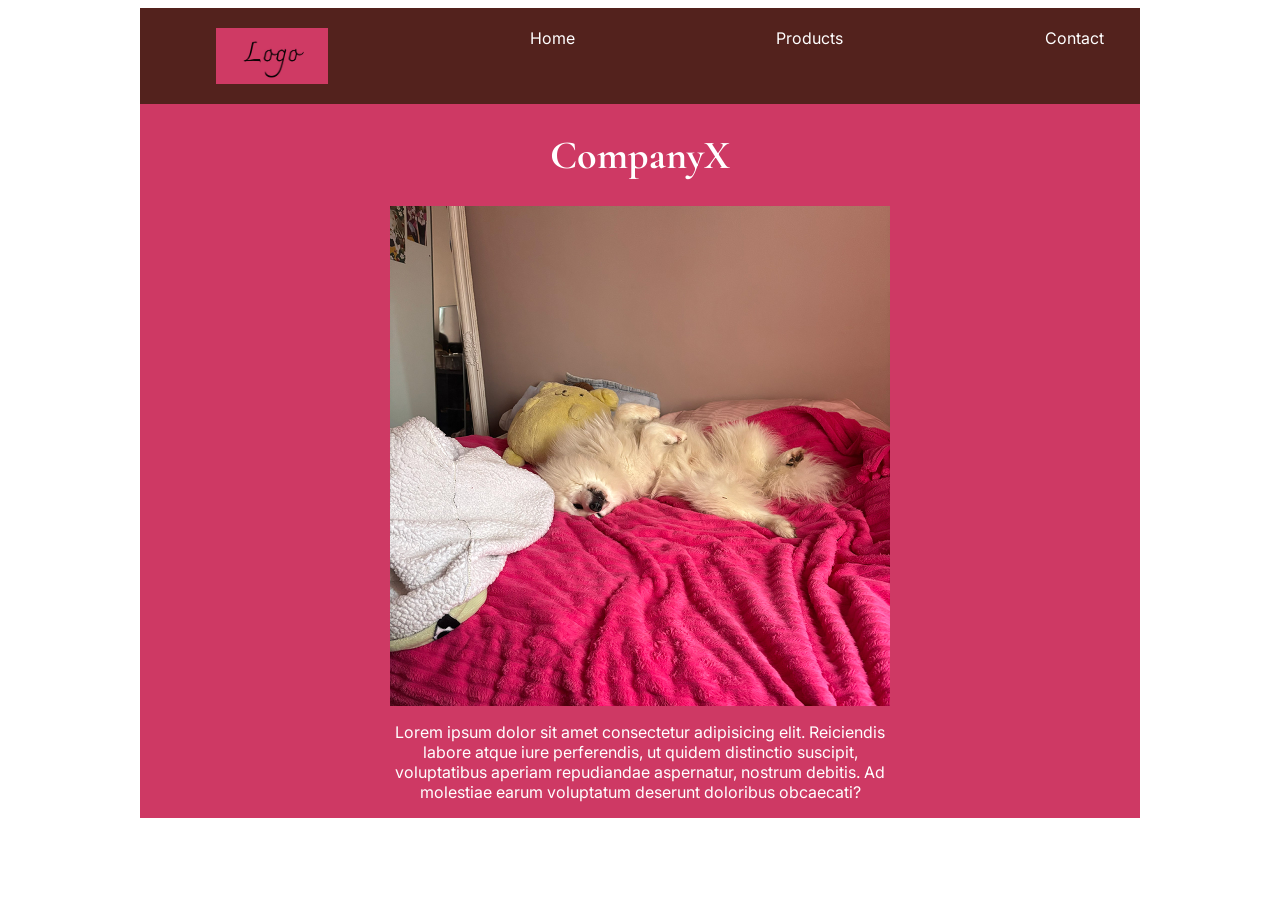
<file: website/index.html>
<!DOCTYPE html>
<html lang="en">
<head>
    <meta charset="UTF-8">
    <meta name="viewport" content="width=device-width, initial-scale=1.0">
    <title>CompanyX</title>
    <link rel="stylesheet" href="style.css">
    <link rel="stylesheet" href="https://fonts.googleapis.com/css2?family=Cormorant+Garamond">
    <link rel="stylesheet" href="https://fonts.googleapis.com/css2?family=Inter">
</head>
<body>
    <div class="page-wrapper">
        <header>
            <nav>
                <ul>
                    <li><a href="index.html">
                        <img src="images/logo.jpg" alt="Mun logo">
                        </a>
                    </li>
                    <li><a href="index.html">Home</a></li>
                    <li><a href="products.html">Products</a></li>
                    <li><a href="contact.html">Contact</a></li>
                </ul>
            </nav>
        </header>
                <main>      
                    <h1>CompanyX</h1>
                    <div class="home-img">
                        <img src="images/nemo_01.jpg" alt="Nemo"/>
                    </div>
                    <div class="home-content"> 
                        <p>Lorem ipsum dolor sit amet consectetur adipisicing elit. Reiciendis labore atque iure perferendis, ut quidem distinctio suscipit, voluptatibus aperiam repudiandae aspernatur, nostrum debitis. Ad molestiae earum voluptatum deserunt doloribus obcaecati?</p>
                    </div>  
                </main>
    </div>
</body>
</html>
</file>
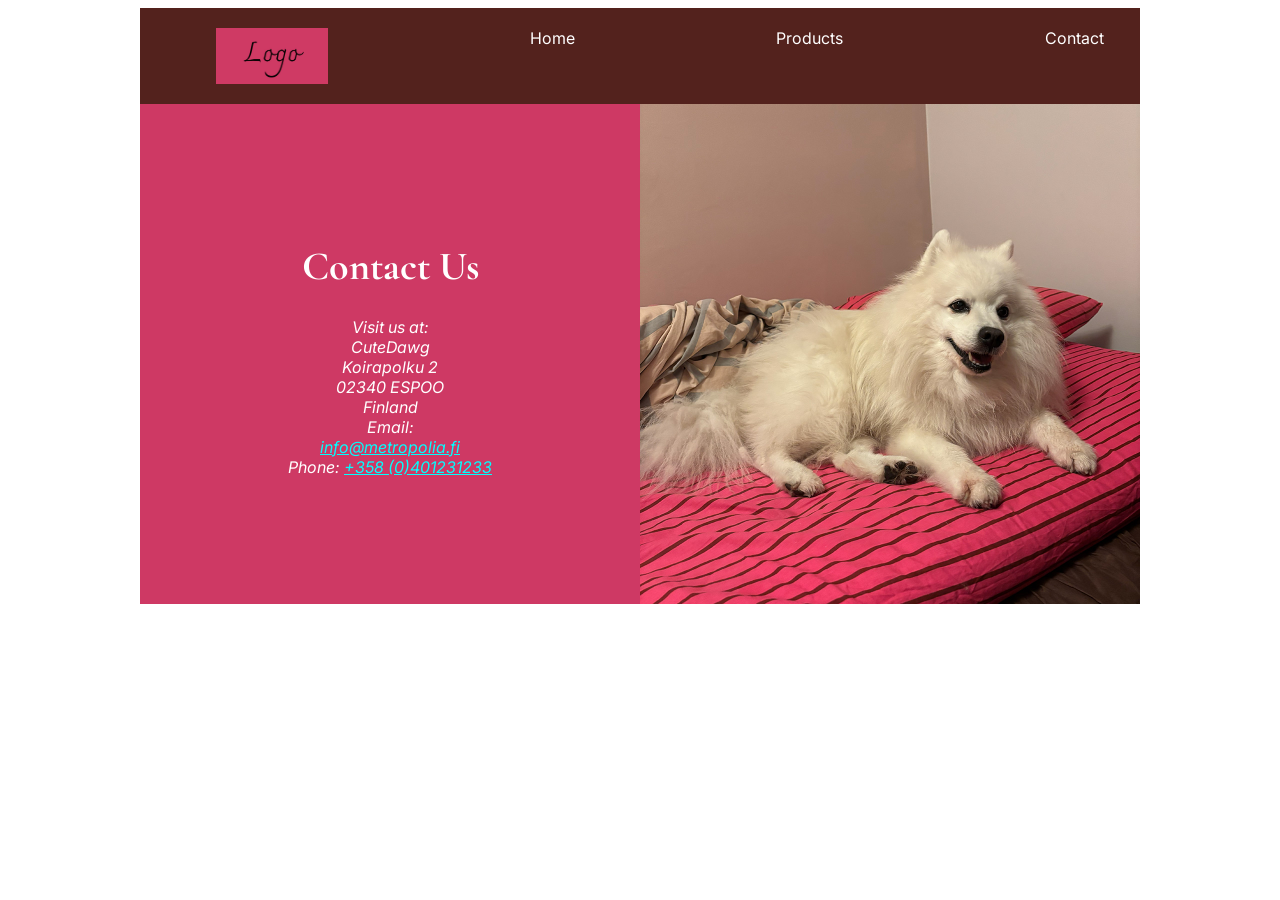
<file: website/contact.html>
<!DOCTYPE html>
<html lang="en">
<head>
    <meta charset="UTF-8">
    <meta name="viewport" content="width=device-width, initial-scale=1.0">
    <title>CompanyX</title>
    <link rel="stylesheet" href="style.css">
    <link rel="stylesheet" href="https://fonts.googleapis.com/css2?family=Cormorant+Garamond">
    <link rel="stylesheet" href="https://fonts.googleapis.com/css2?family=Inter">
</head>
<body>
    <div class="page-wrapper">
        <header>
            <nav>
                <ul>
                    <li><a href="index.html">
                        <img src="images/logo.jpg" alt="Mun logo">
                        </a>
                    </li>
                    <li><a href="index.html">Home</a></li>
                    <li><a href="products.html">Products</a></li>
                    <li><a href="contact.html">Contact</a></li>
                </ul>
            </nav>
        </header>
        <main class="contact">
            <div class="contact-text">
                <h1>Contact Us</h1>
                <p>
                <i>Visit us at:<br/>
                CuteDawg<br/>
                Koirapolku 2<br/>
                02340 ESPOO<br/>
                Finland<br/>
                Email:<br/>
                <a href="mailto:info@metropolia.fi">info@metropolia.fi</a><br/>
                Phone: <a href="tel:0401231233">+358 (0)401231233</a><br/></i>
                </p>
            </div>      
            <div class="contact-img">
                <img src="images/nemo_03.jpg" alt="Nemo"/>
            </div>
        </main>
    </div>
</body>
</file>
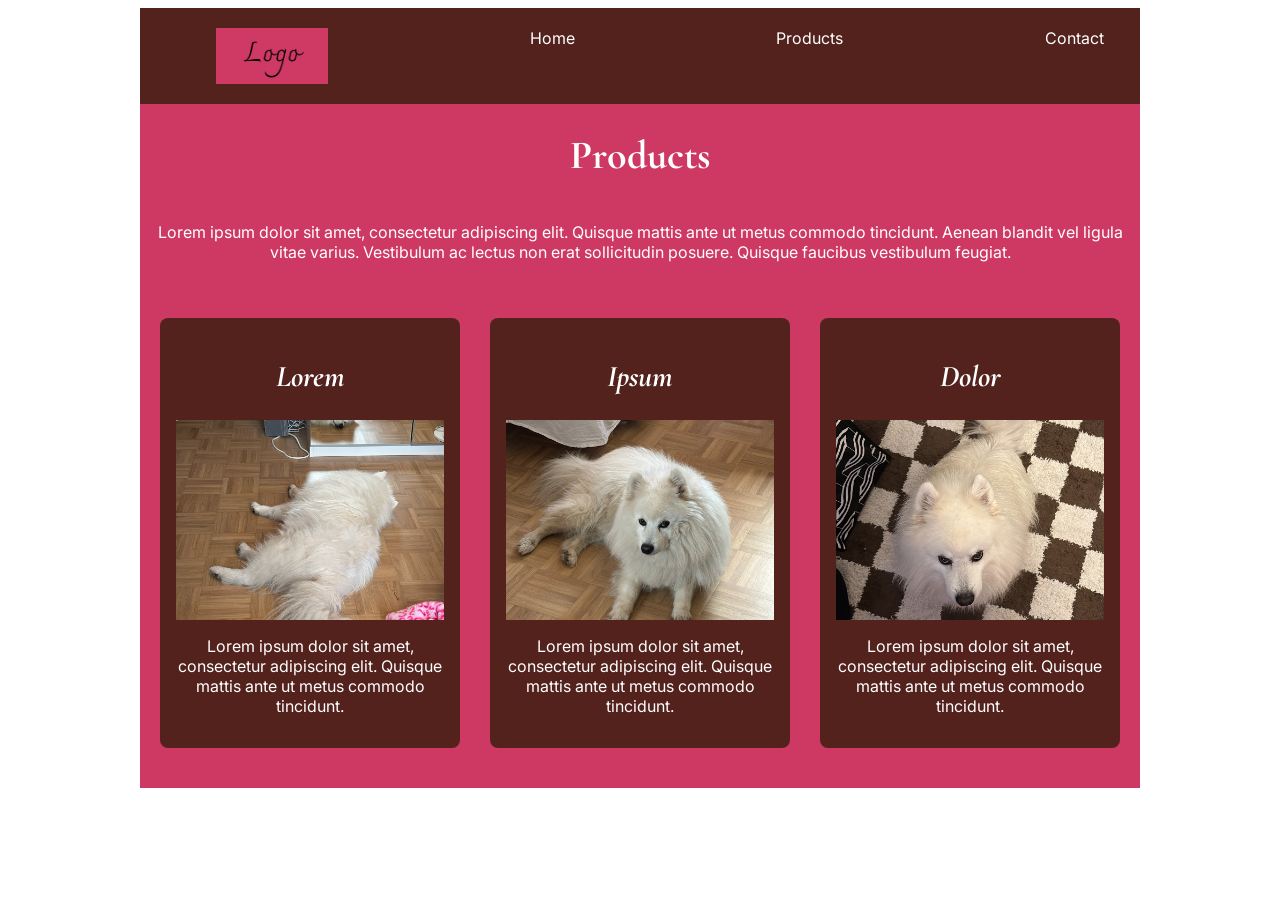
<file: website/products.html>
<!DOCTYPE html>
<html lang="en">
<head>
    <meta charset="UTF-8">
    <meta name="viewport" content="width=device-width, initial-scale=1.0">
    <title>CompanyX</title>
    <link rel="stylesheet" href="style.css">
    <link rel="stylesheet" href="https://fonts.googleapis.com/css2?family=Cormorant+Garamond">
    <link rel="stylesheet" href="https://fonts.googleapis.com/css2?family=Inter">
</head>
<body>
    <div class="page-wrapper">
        <header>
            <nav>
                <ul>
                    <li><a href="index.html">
                        <img src="images/logo.jpg" alt="Mun logo">
                        </a>
                    </li>
                    <li><a href="index.html">Home</a></li>
                    <li><a href="products.html">Products</a></li>
                    <li><a href="contact.html">Contact</a></li>
                </ul>
            </nav>
        </header>
        <main>
            <h1>Products</h1>
            <p>Lorem ipsum dolor sit amet, consectetur adipiscing elit. Quisque mattis ante ut metus commodo tincidunt. Aenean blandit vel ligula vitae varius. Vestibulum ac lectus non erat sollicitudin posuere. Quisque faucibus vestibulum feugiat.</p>

        <section class="product-grid">
            <article class="product">
                <h2>Lorem</h2>
                <img src="images/nemo_04.jpg" alt="Koira">
                <p>Lorem ipsum dolor sit amet, consectetur adipiscing elit. Quisque mattis ante ut metus commodo tincidunt.</p>
            </article>

            <article class="product">
                <h2>Ipsum</h2>
                <img src="images/nemo_05.jpg" alt="Koira">
                <p>Lorem ipsum dolor sit amet, consectetur adipiscing elit. Quisque mattis ante ut metus commodo tincidunt.</p>
            </article>

            <article class="product">
                <h2>Dolor</h2>
                <img src="images/nemo_06.jpg" alt="Koira">
                <p>Lorem ipsum dolor sit amet, consectetur adipiscing elit. Quisque mattis ante ut metus commodo tincidunt.</p>
            </article>
        </section>
        </main>
    </div>
</body>
</file>
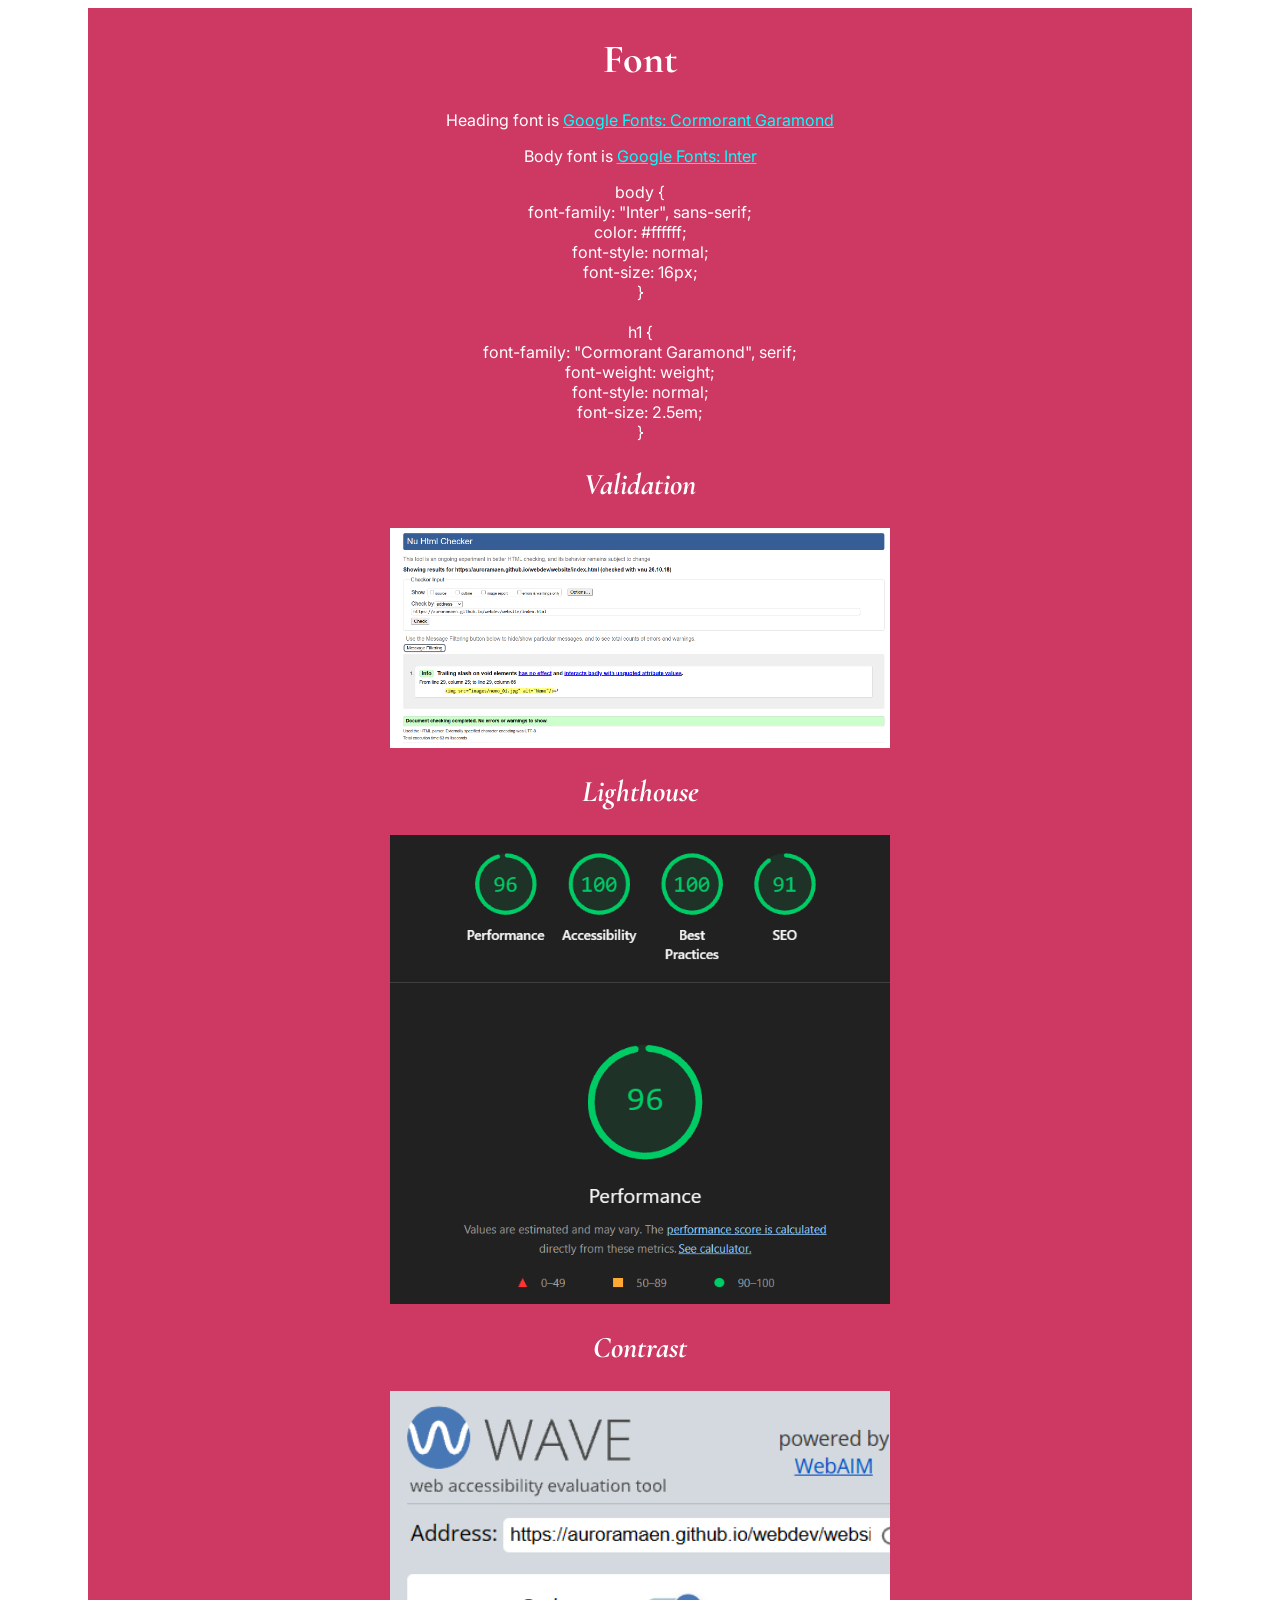
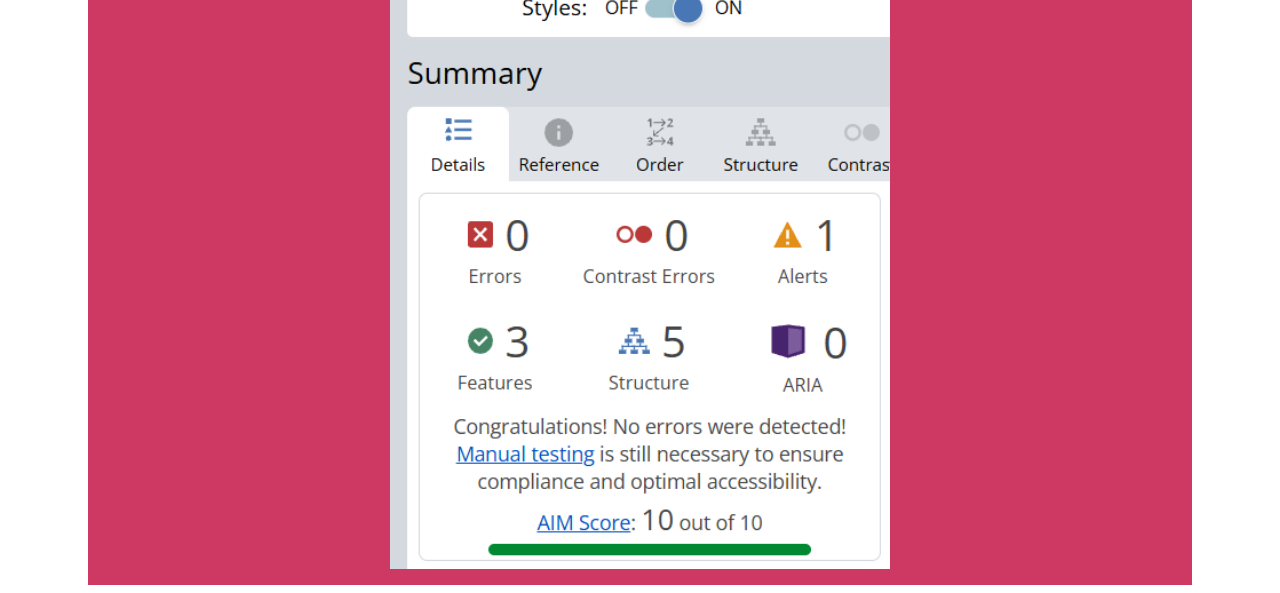
<file: website/screenshots.html>
<!DOCTYPE html>
    <html lang="en">
        <head>
            <meta charset="UTF-8">
            <title>Screenshots</title>
            <link rel="stylesheet" href="style.css">
            <link rel="stylesheet" href="https://fonts.googleapis.com/css2?family=Cormorant+Garamond">
            <link rel="stylesheet" href="https://fonts.googleapis.com/css2?family=Inter">
        </head>
        <body>
            <main>
                <div class="screenshots">
            <h1>Font</h1>
            <p>Heading font is <a href="https://fonts.google.com/specimen/Cormorant+Garamond">Google Fonts: Cormorant Garamond</a></p>
            <p>Body font is <a href="https://fonts.google.com/specimen/Inter">Google Fonts: Inter</a></p>
                body {<br/>
                    font-family: "Inter", sans-serif;<br/>
                    color: #ffffff;<br/>
                    font-style: normal;<br/>
                    font-size: 16px;<br/>
                    }<br/>
                    <br/>
                    h1 {<br/>
                    font-family: "Cormorant Garamond", serif;<br/>
                    font-weight: weight;<br/>
                    font-style: normal;<br/>
                    font-size: 2.5em;<br/>
                        }<br/>

            <h2>Validation</h2>
            <p>
                <img src="images/index_htmlchecker.png" alt="html checker">
            </p>

            <h2>Lighthouse</h2>
            <p>
                <img src="images/lighthouse_report.png" alt="lighthouse report">
            </p>

            <h2>Contrast</h2>
            <p>
            <img src="images/contrast_report.png" alt="contrast report">
            </p>
                </div>
            </main>
        </body>
    </html>
</file>
<file: website/style.css>
.page-wrapper {
    max-width: 1000px;
    width: 100%;
    margin: 0 auto;
}

body {
    font-family: "Inter", sans-serif;
    color: #ffffff;
    font-style: normal;
    font-size: 16px;
    padding: 0 5rem;
    justify-content: center;
    text-align: center;
}

a {
    color:aqua;
}

h1 {
    font-family: "Cormorant Garamond", serif;
    font-weight: weight;
    font-style: normal;
    font-size: 2.5em;
}

h2 {
    font-family: "Cormorant Garamond", serif;
    font-size: 1.875em;
    font-style: italic;
}

/*header juttuja*/
header {
    background-color: #53221D;
    width: 100%;
}

header img {
    max-width: 7rem;
    height: auto;
}

header ul {
    display: flex;
    justify-content: space-between;
    list-style: none;
    margin: 0 1rem;
    font-size: 16px;
}

header li a {
    margin: 0;
    display: flex;
    color: white;
    text-decoration: none;
    padding: 20px;
    transition: background-color 0.3s;
}

/*main box juttuja*/
main {
    width: 100%;
    display: flex;
    align-items: center;
    flex-direction: column;
    background-color: #ce3964;
    box-sizing: border-box;
    overflow: hidden;
}

/*Etusivun juttuja*/
.home-content {
    width: 100%;
    max-width: 500px;  
    text-align: center;
}

.home-img {
    width: 100%;
    max-width: 500px;
    margin: 0;
}

.home-img img {
    width: 100%;
    height: auto;
    display: block;
}

/*Products sivun juttuja*/
section {
    display: grid;
    grid-template-columns: repeat(3, 1fr);
    gap: 30px;
    max-width: 1000px;
    width: 100%;
    margin: 0 auto;
    padding: 40px 20px;
    box-sizing: border-box;
}

.product {
    background-color: #53221D;
    border-radius: 8px;
    padding: 1rem;
    overflow: hidden;
    display: flex;
    flex-direction: column;
    text-align: center;
}

.product img {
    width: 100%;
    height: 200px;
    object-fit: cover;
    display: block;
}

@media (max-width: 600px) {
    section {
        grid-template-columns: 1fr;
    }
}

/*Contact sivun juttuja*/
main.contact {
    display: grid;
    grid-template-columns: 2fr 2fr;
    align-items: center;
}

.contact-img {
    width: 100%;
}

.contact-img img {
    width: 100%;
    height: auto;
    display: block;
}

@media (max-width: 600px) {
    main.contact {
        grid-template-columns: 1fr;
    }
}

.screenshots {
    width: 100%;
    max-width: 500px;  
    text-align: center;
}

.screenshots img {
    width: 100%;
    max-width: 1000px;
    height: auto;
    align-items: center;
    display: block;
}
</file>
